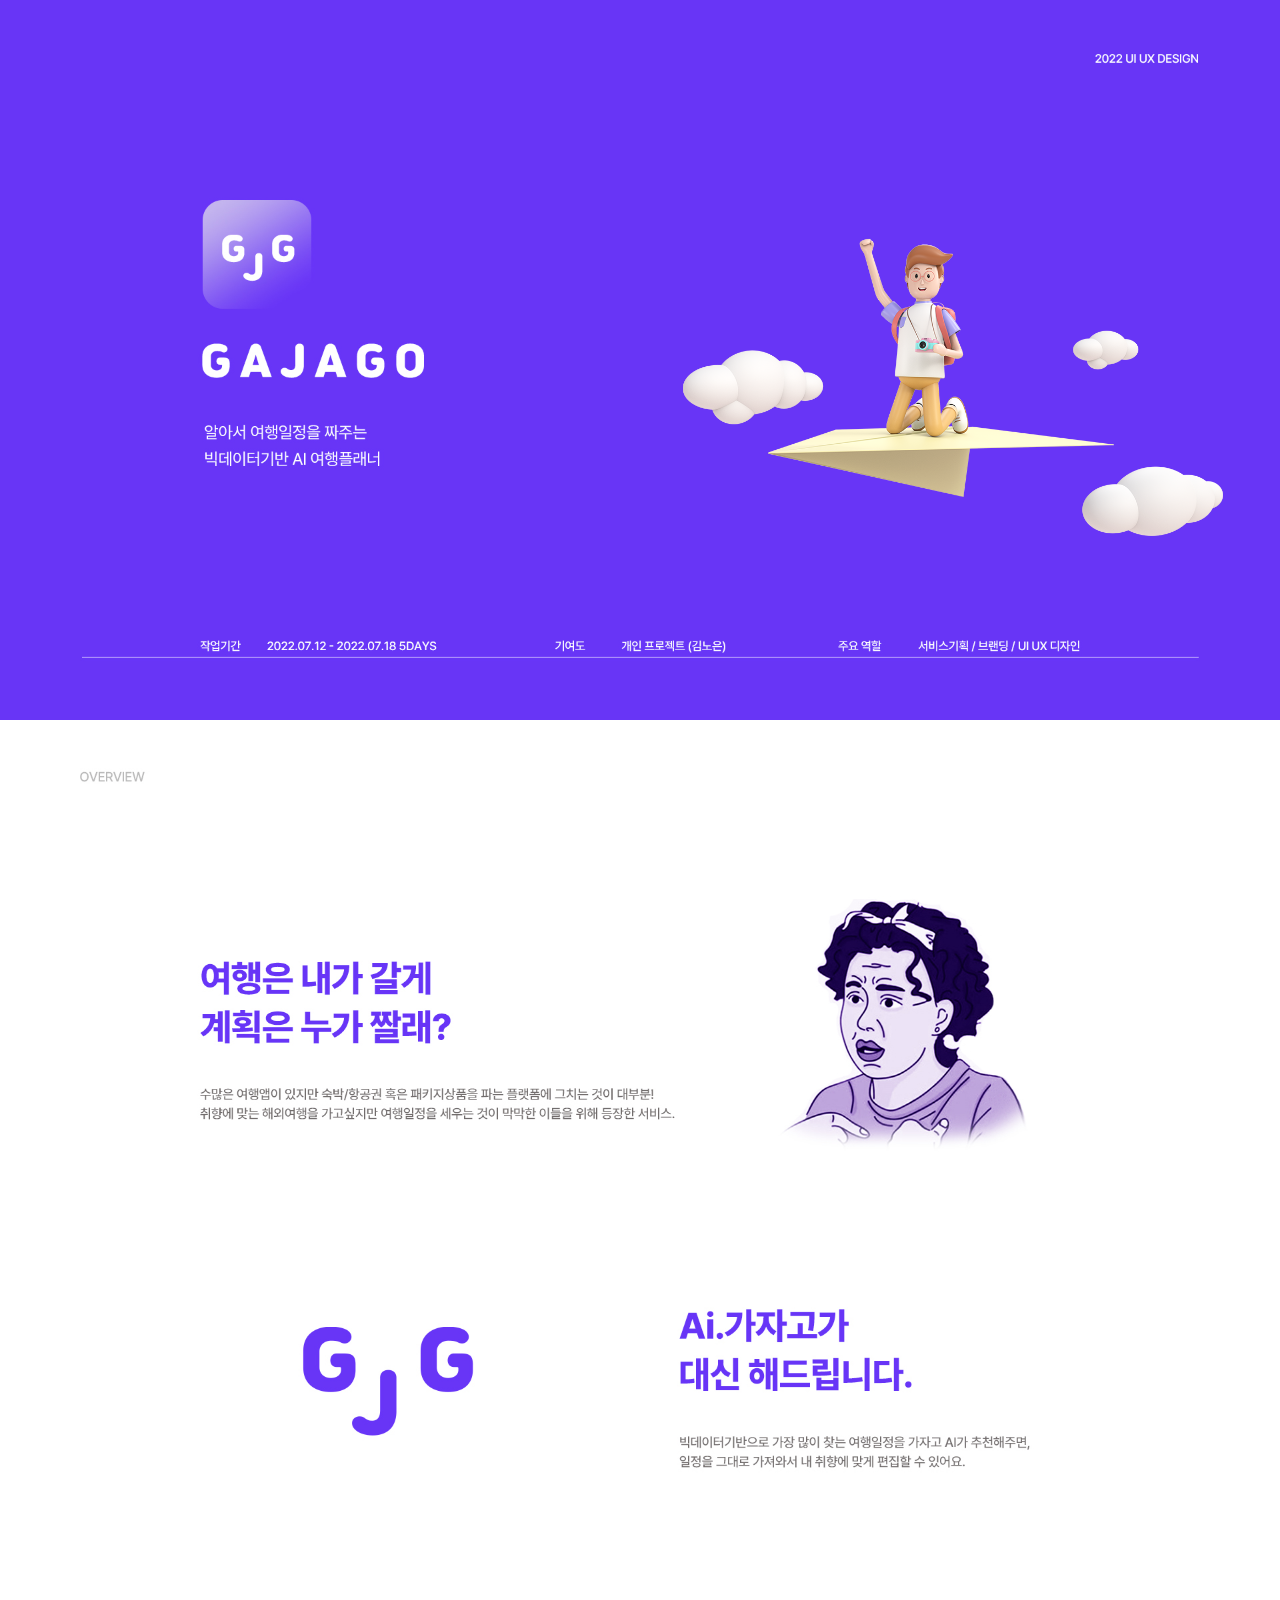
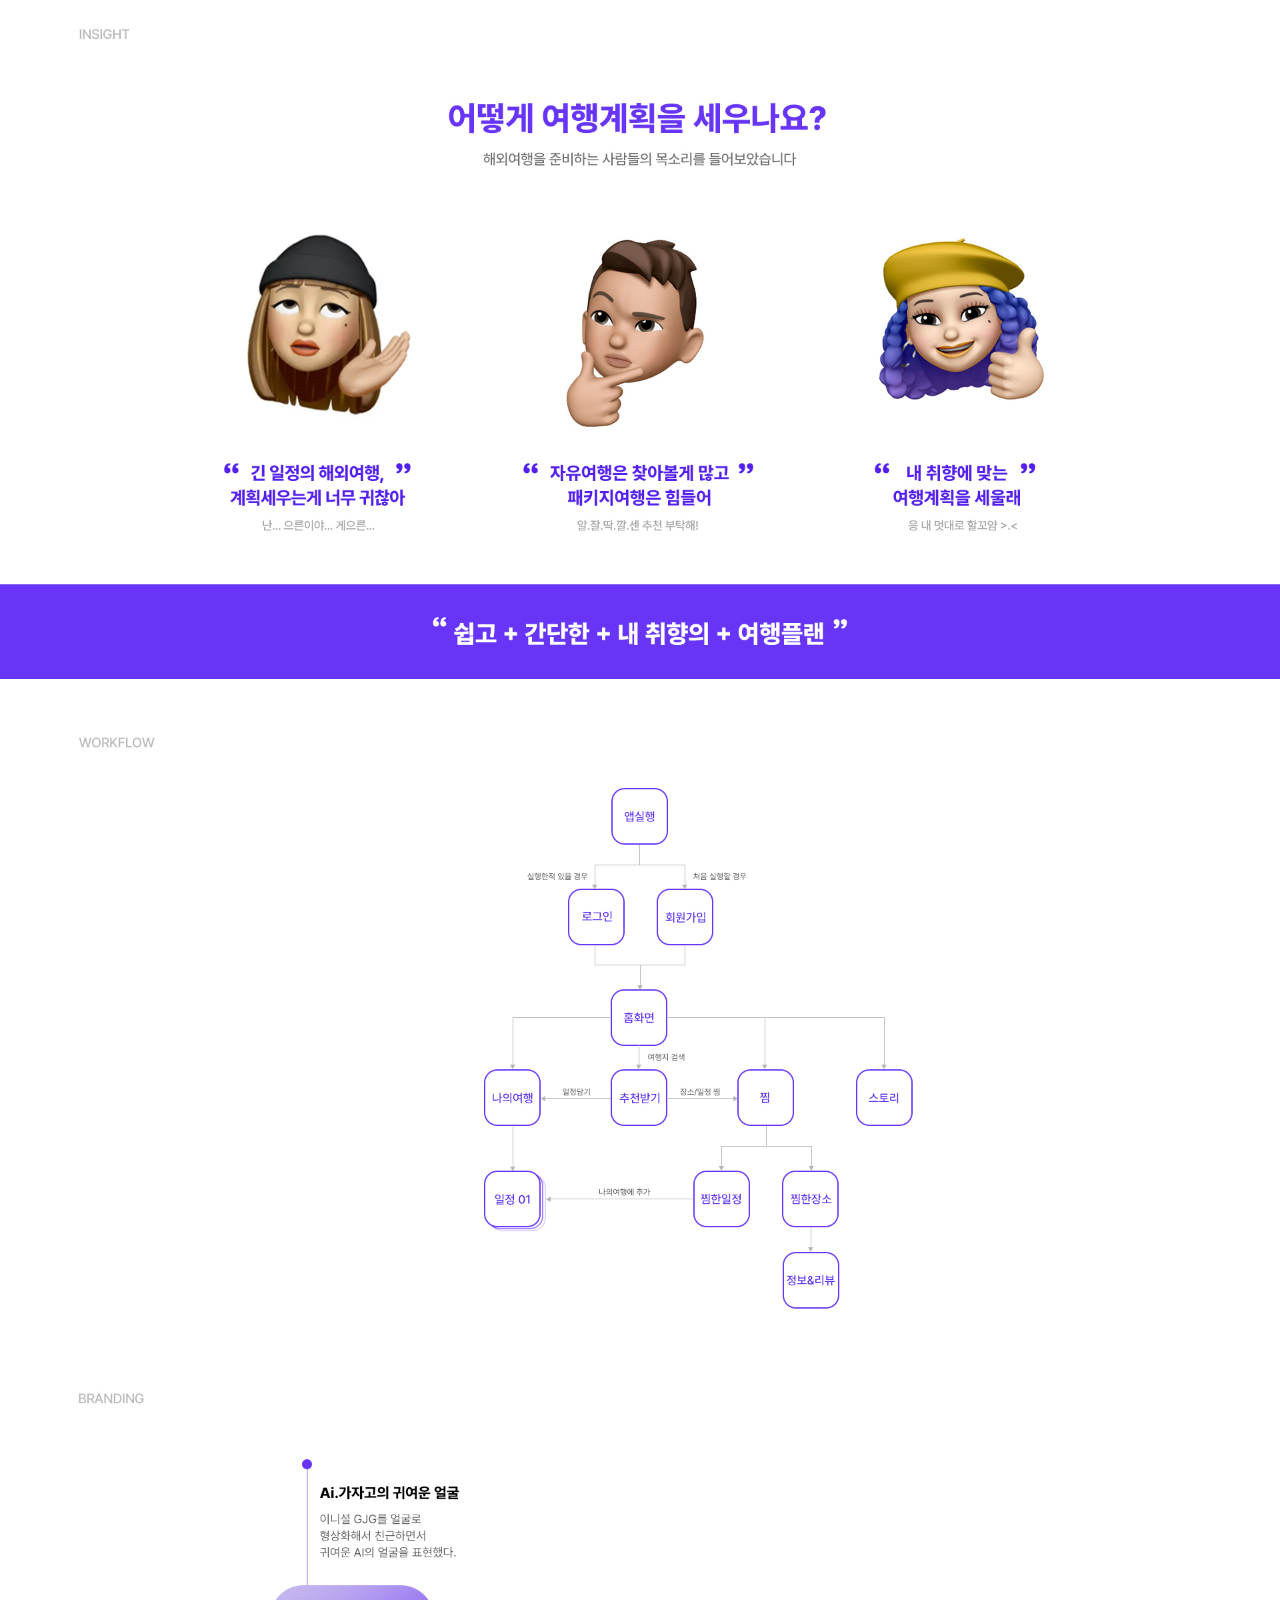
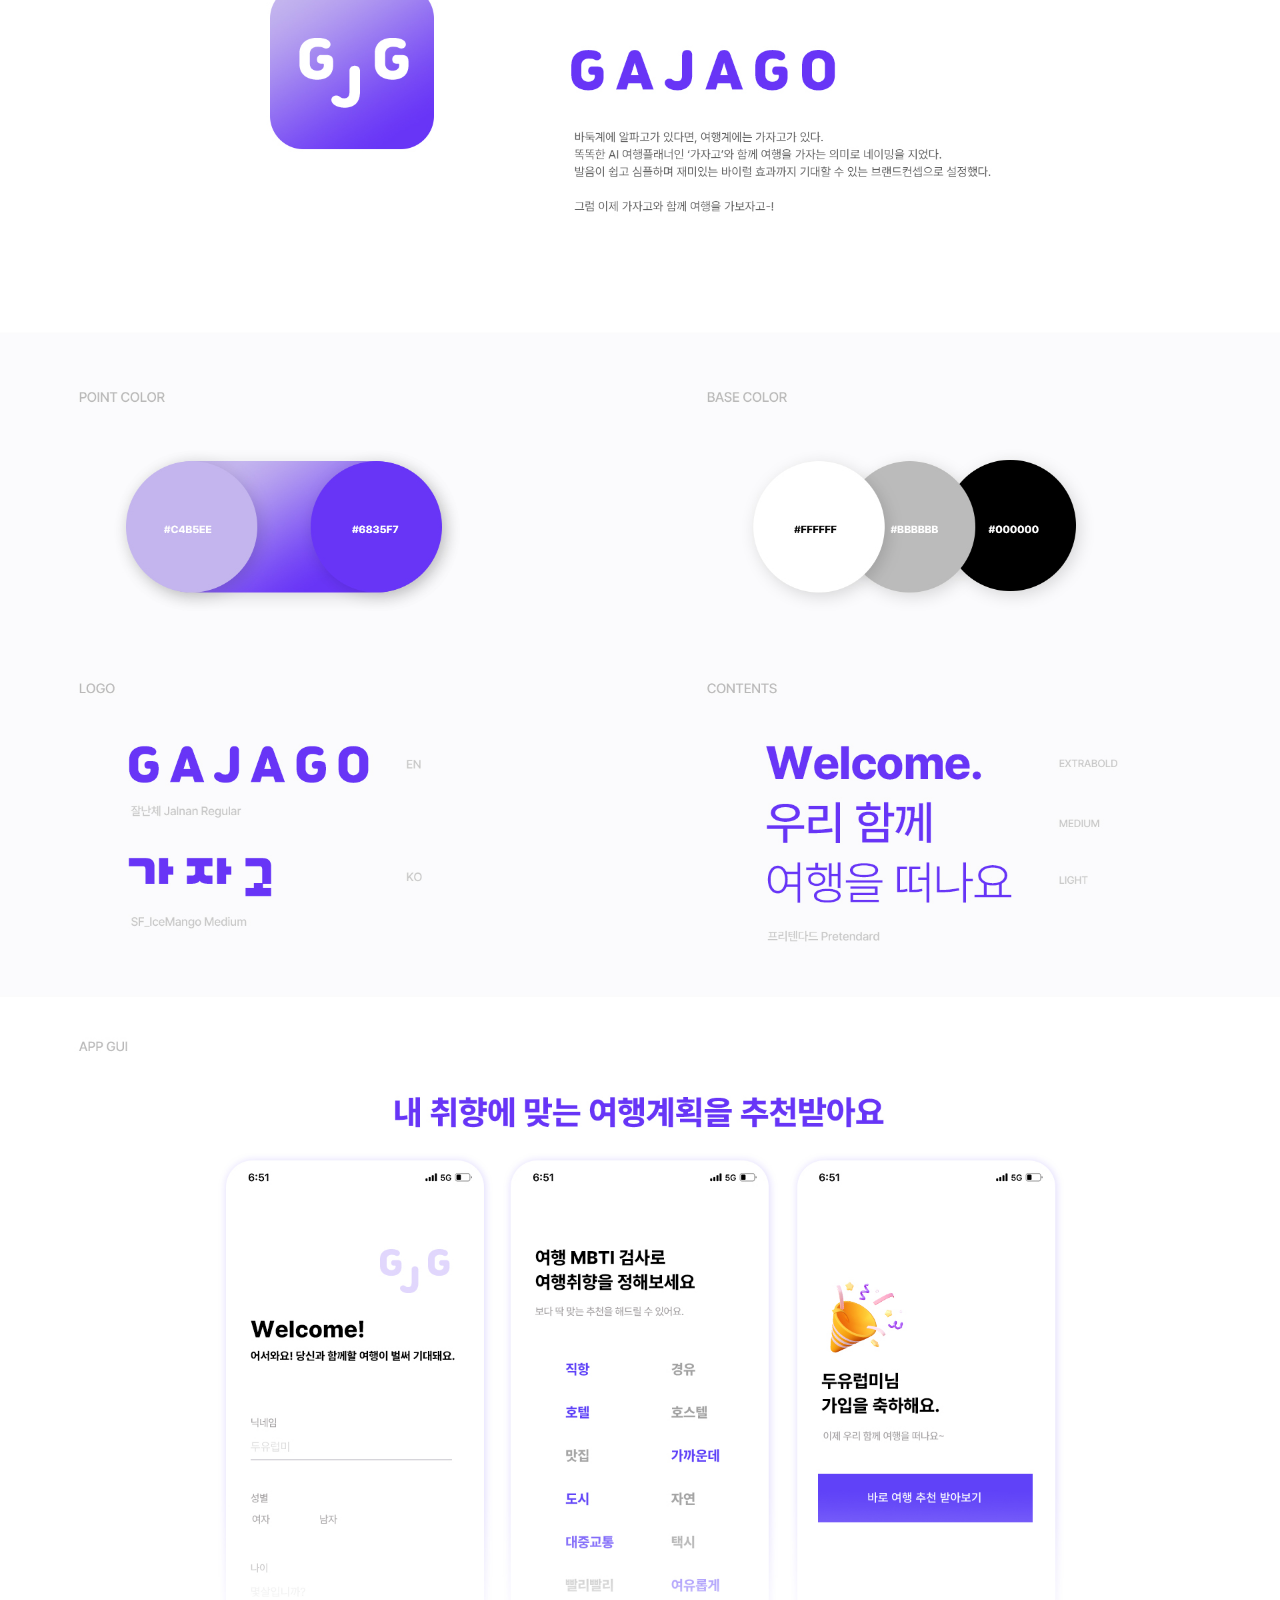
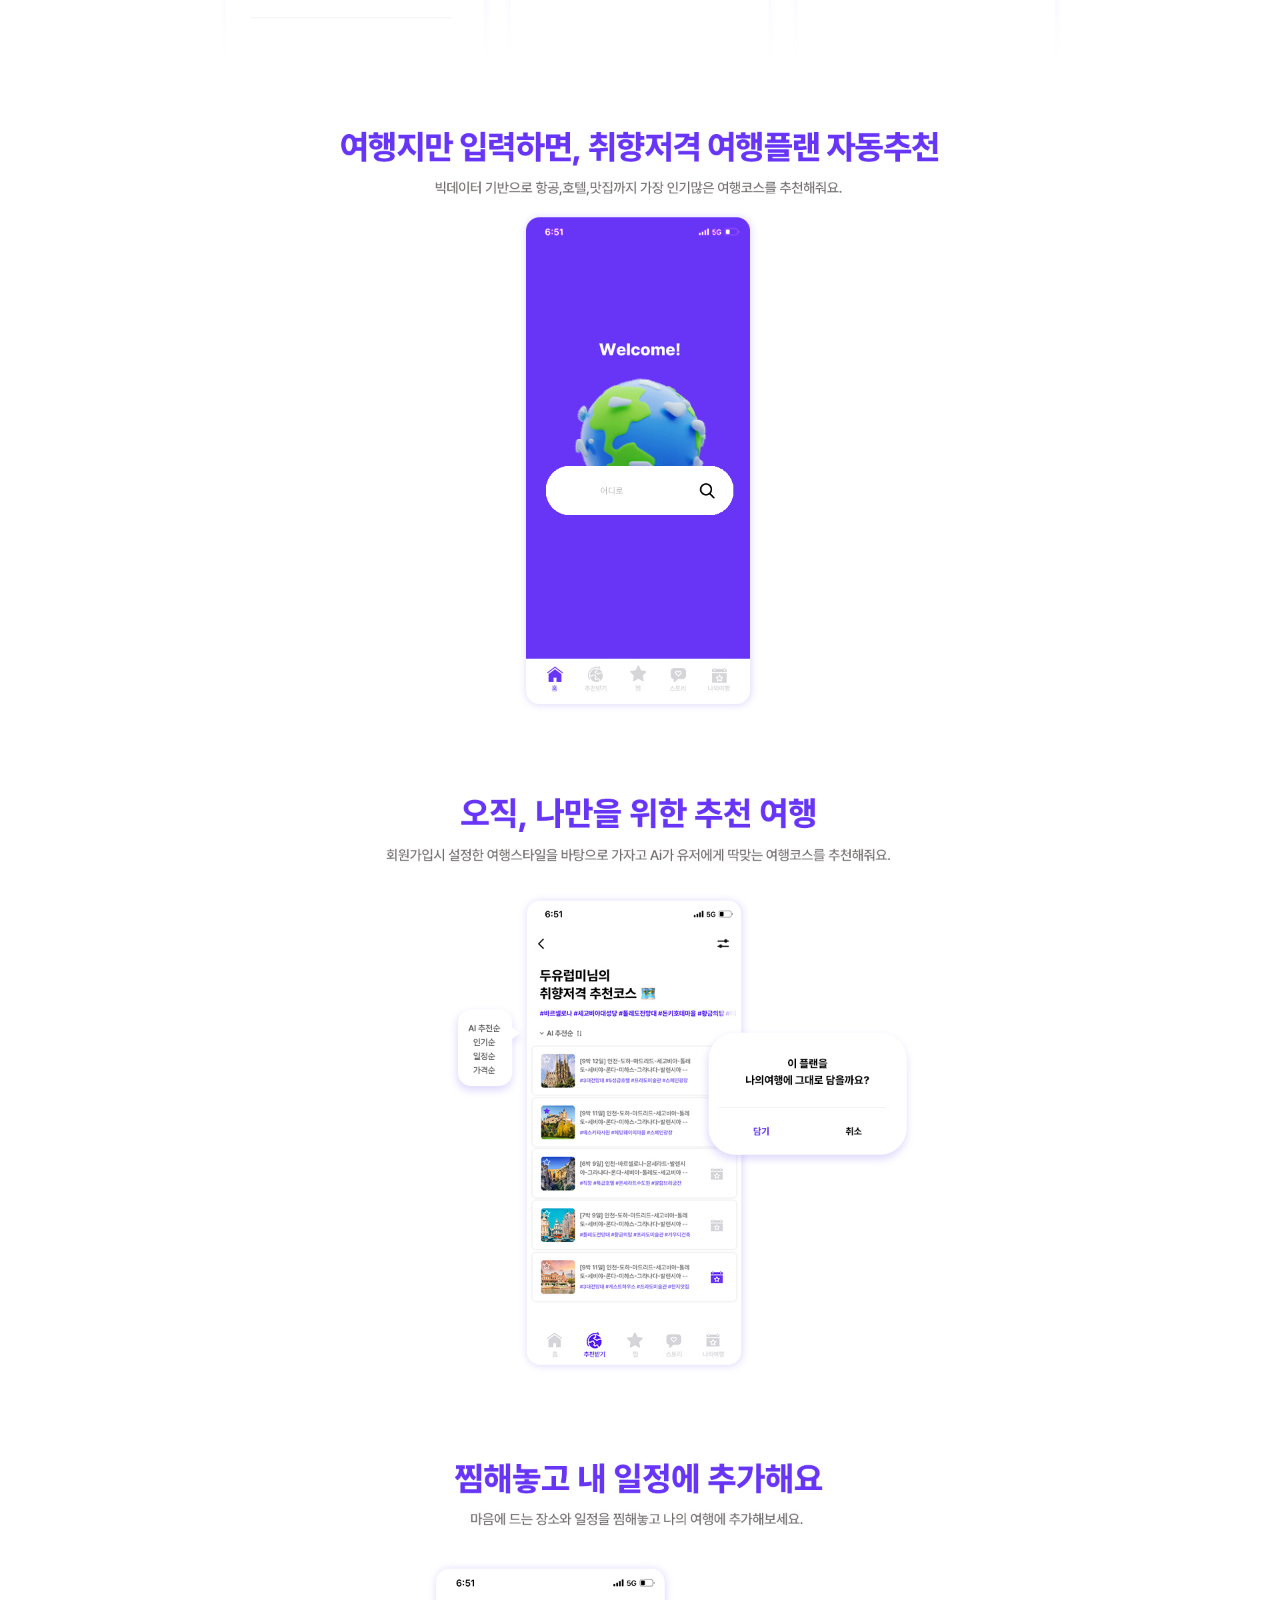
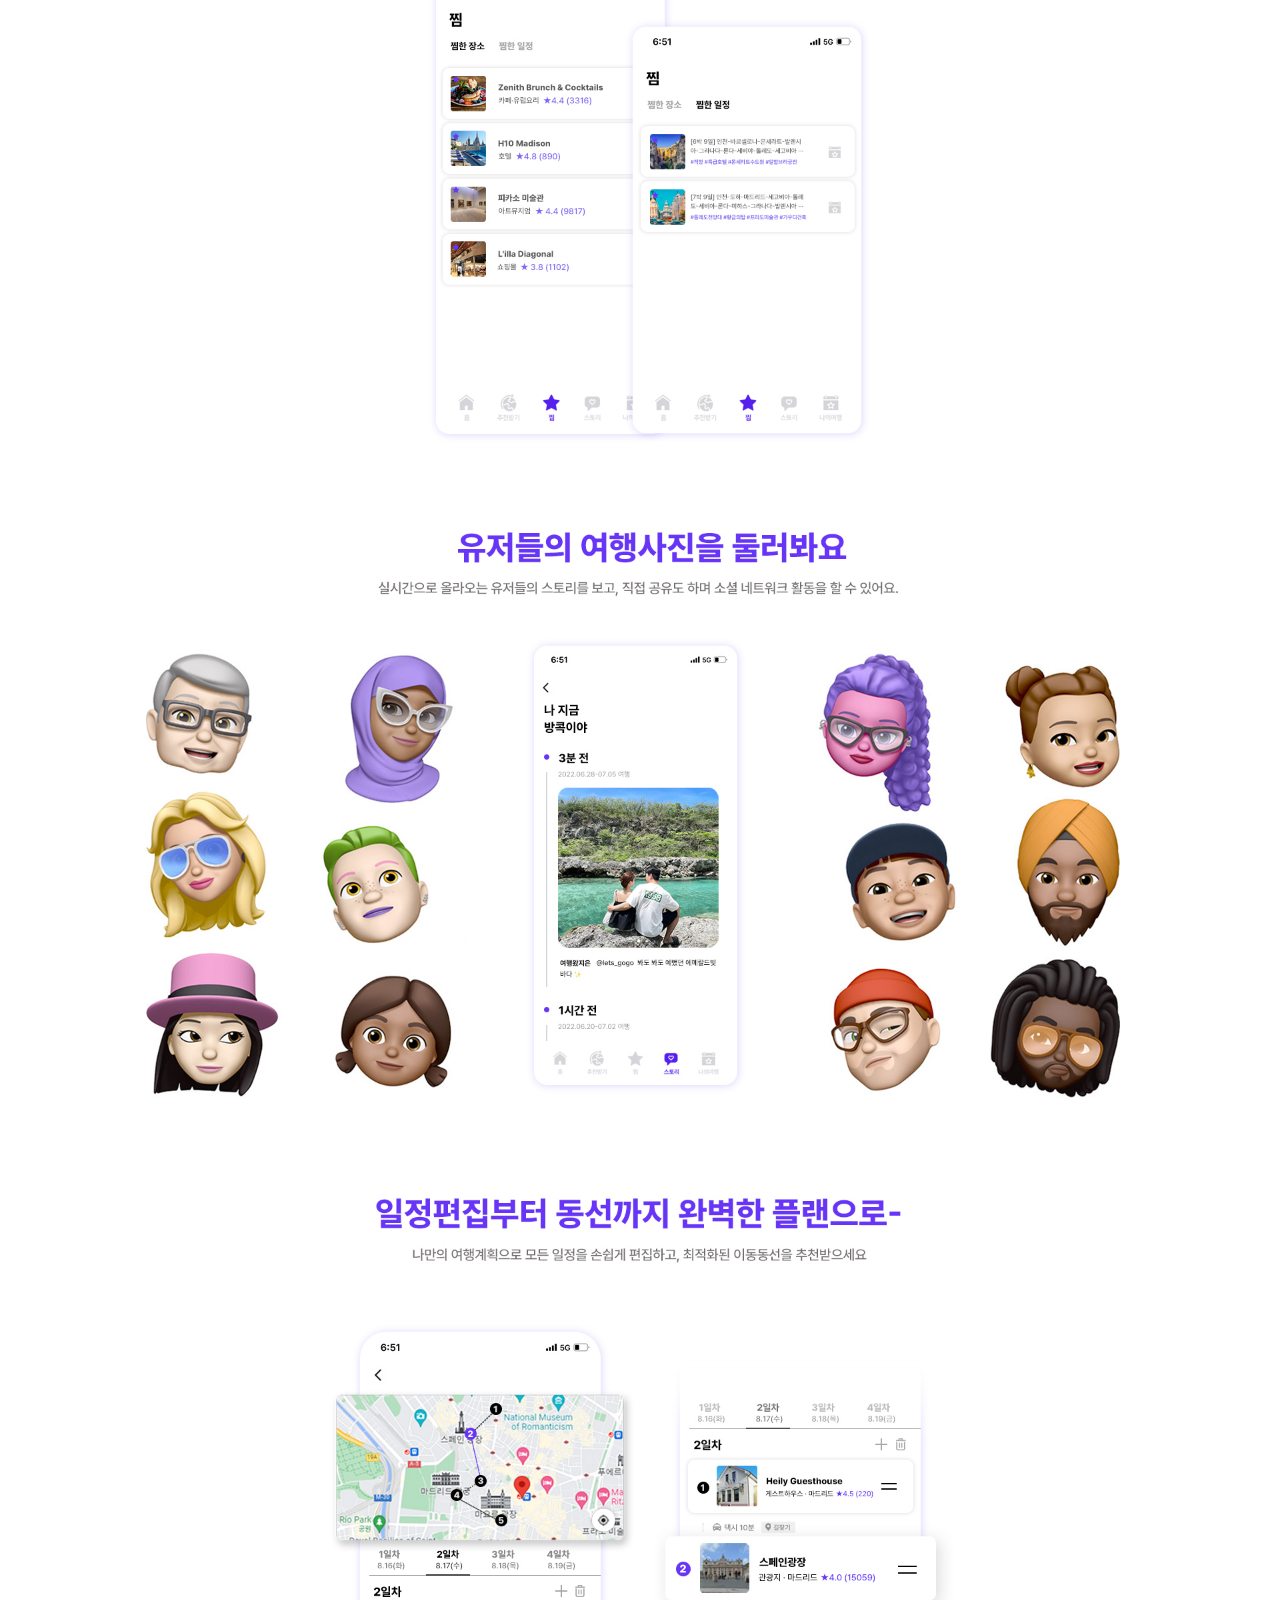
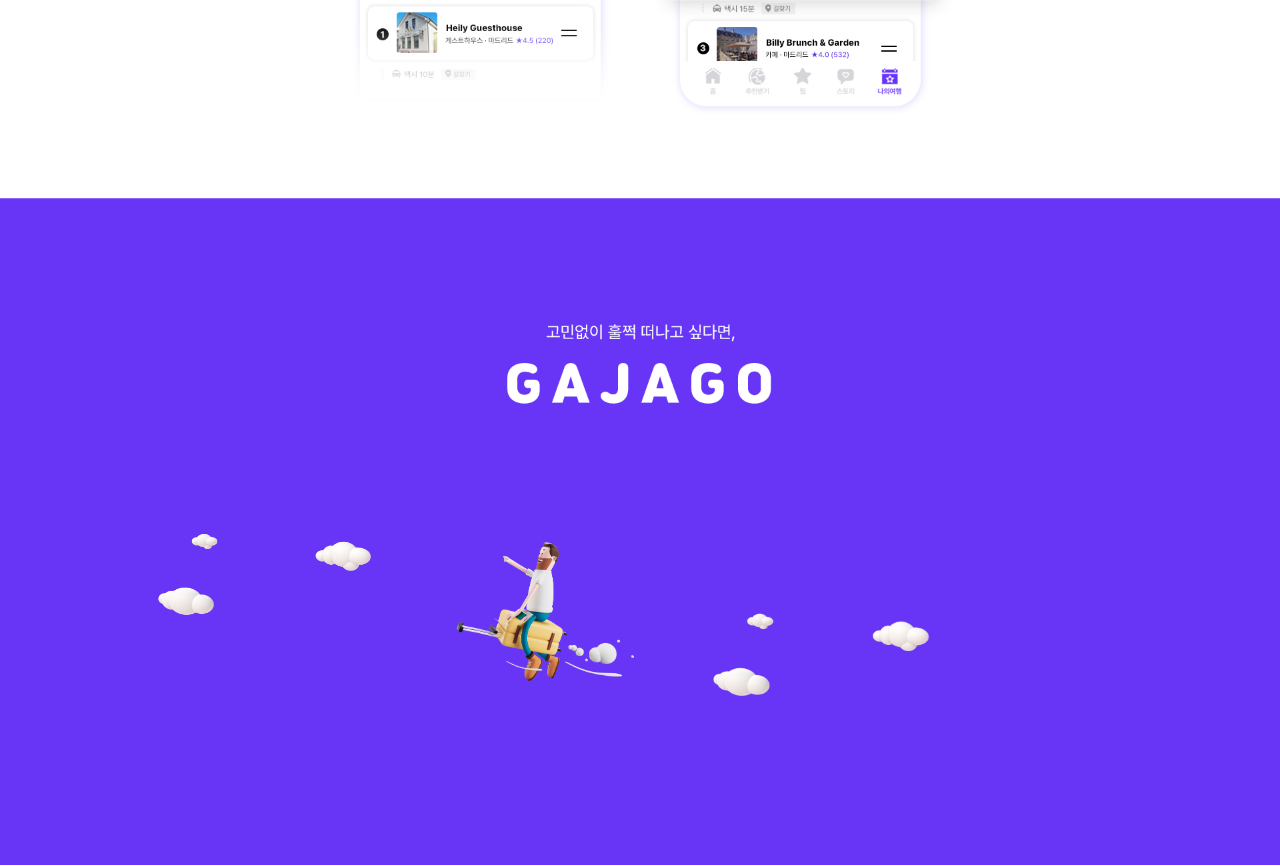
<file: gajago/index.html>
<!DOCTYPE html>
<html lang="ko">

<head>
    <meta charset="UTF-8">
    <meta http-equiv="X-UA-Compatible" content="IE=edge">
    <meta name="viewport" content="width=device-width, initial-scale=1.0">
    <title>GAJAGO 가자고</title>
    <style>
        * {
            margin: 0;
            padding: 0;
        }
        img {
            vertical-align: text-bottom;
            width: 100%;
            height: auto;
        }
        .main{
            position: absolute;
            top: 25%;
            right: 13%;
            width: 27%;
            animation-name: main;
            animation-duration: 3s;
            animation-timing-function: linear;
            animation-iteration-count: infinite;
        }
        @keyframes main{
            0%{
                transform: translateY(0);
            }
            50%{
                transform: translateY(-3%);
            }
            100%{
                transform: translateY(0);
            }
        }
        .maincloud{
            position: absolute;
            top: 34%;
            right: 3%;
            width: 45%;
            animation-name: cloud;
            animation-duration: 3s;
            animation-timing-function: linear;
            animation-iteration-count: infinite;
        }
        @keyframes cloud{
            0%{
                transform: translateX(0);
            }
            50%{
                transform: translateX(-3%);
            }
            100%{
                transform: translateX(0);
            }
        }
        .bottom {
            position: relative;
        }

        .earth {
            position: absolute;
            top: 7%;
            left: 50%;
            transform: translateX(-50%);
            width: 15%;
        }

        .search {
            position: absolute;
            top: 10%;
            left: 50%;
            transform: translateX(-50%);
            width: 15%;
        }
        .end{
            position: absolute;
            bottom:4%;
            left: 42%;
            transform: translateX(-50%);
            width: 15%;
            animation-name: main;
            animation-duration: 3s;
            animation-timing-function: linear;
            animation-iteration-count: infinite;
        }
        .endcloud{
            position: absolute;
            transform: translateX(-50%);
            animation-name: cloud;
            animation-duration: 3s;
            animation-timing-function: linear;
            animation-iteration-count: infinite;
        }
        .c1{
            width: 18%;
            bottom:6%;
            left: 20%;
        }
        .c2{
            width: 20%;
            bottom:4%;
            right: 16%;
        }
    </style>
</head>

<body>
    <img src="img/gajago_01.jpg">
    <img src="img/main1.png" class="main">
    <img src="img/main_cloud.png" class="maincloud">
    <img src="img/gajago_02.jpg">
    <div class="bottom">
        <img src="img/gajago_bottom_01.jpg">
        <img src="img/earth.gif" class="earth">
        <img src="img/어디로떠나실건가요.gif" class="search">
        <img src="img/gajago_bottom_02.jpg">
        <img src="img/end1.png" class="end">
        <img src="img/end_cloud_1.png" class="endcloud c1">
        <img src="img/end_cloud_2.png" class="endcloud c2">
    </div>
</body>

</html>
</file>
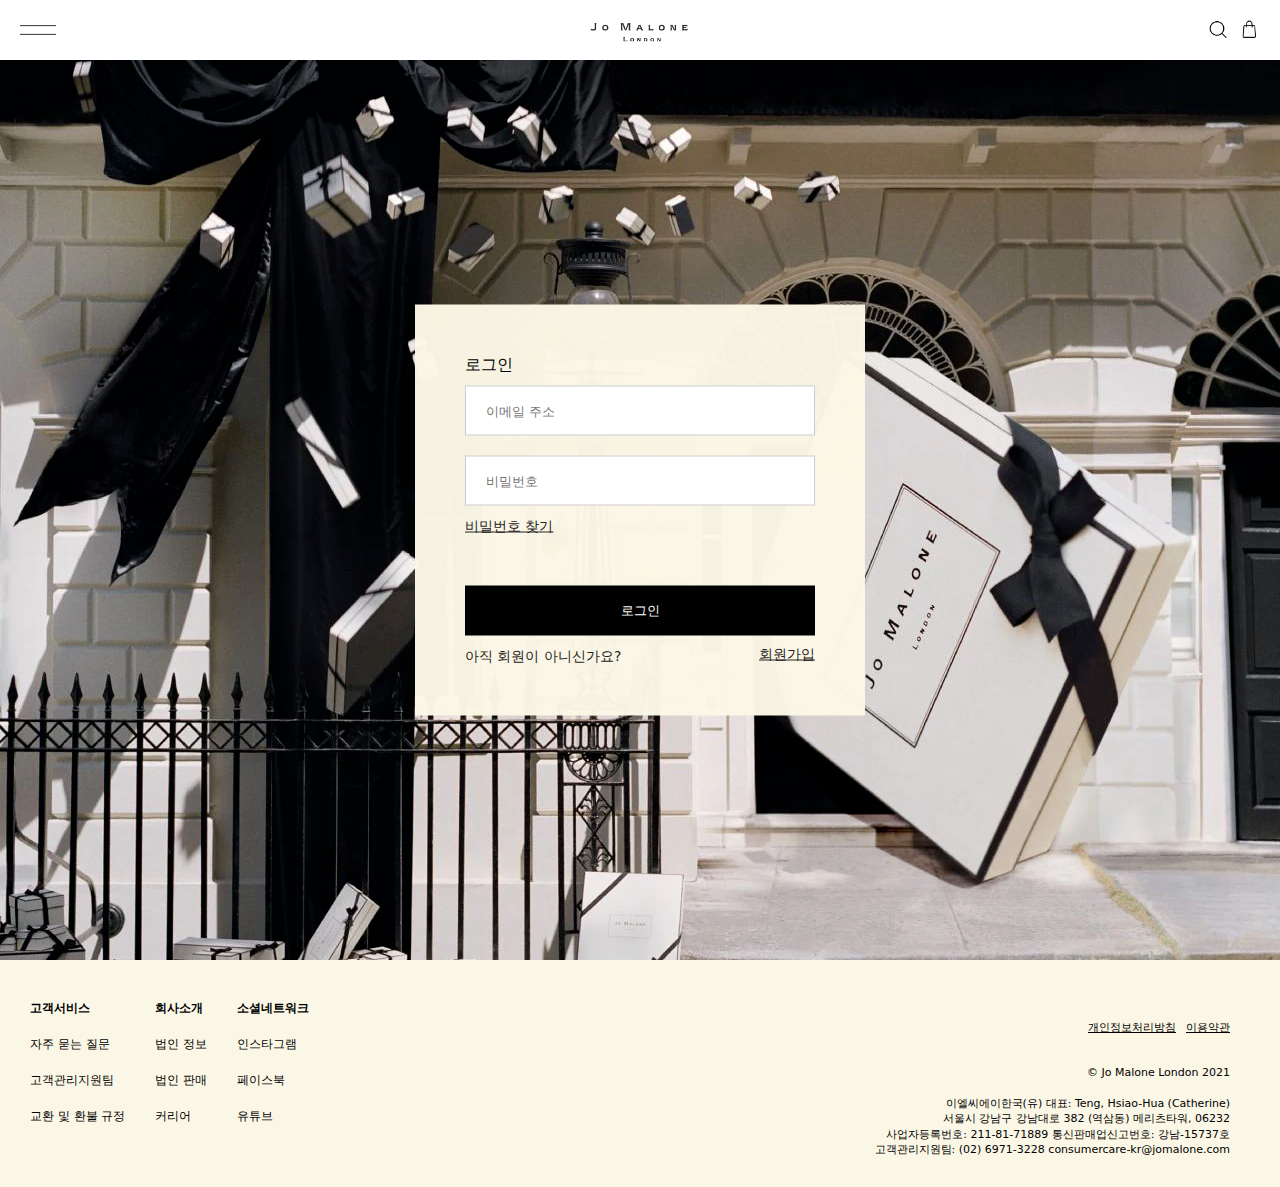
<file: jomalone/login.html>
<!DOCTYPE html>
<html lang="ko">
<head>
    <meta charset="UTF-8">
    <meta http-equiv="X-UA-Compatible" content="IE=edge">
    <meta name="viewport" content="width=device-width, initial-scale=1.0">
    <title>조말론 런던 온라인 부티크</title>
    <link rel="stylesheet" href="css/base.css">
    <link rel="stylesheet" href="css/login.css">
    <link href="https://unpkg.com/aos@2.3.1/dist/aos.css" rel="stylesheet">
    <script src="js/jquery-3.6.0.min.js"></script>
    <script src="https://unpkg.com/aos@2.3.1/dist/aos.js"></script>
    <script src="js/login.js"></script>
</head>

<body>
    <div id="wrap">
        <header>
            <h1 class="logo"><a href="index.html"><img src="img/logo.png"></a></h1>
            <div class="gnb_pc">
                <div class="depth1 clear">
                    <h2><a href="#">SHOP</a></h2>
                    <ul class="depth2">
                        <li>
                            <h3><a href="#">신제품</a></h3>
                            <ul class="depth3 new">
                                <li>
                                    <a href="#"><img src="img/sub_01.jpg"></a>
                                    <a href="#"><strong>2022 썸머 스페셜 에디션</strong></a>
                                </li>
                                <li>
                                    <a href="#"><img src="img/sub_02.jpg"></a>
                                    <a href="#"><strong>클로드 모네 리미티드 컬렉션</strong></a>
                                </li>
                            </ul><!-- depth3 -->
                        </li><!-- 신제품 -->
                        <li>
                            <h3><a href="#">베스트셀러</a></h3>
                            <ul class="depth3 best">
                                <li>
                                    <a href="#"></a>
                                    <a href="#"><strong>코롱 베스트셀러</strong></a>
                                    <a href="#">블랙베리 앤 베이 코롱</a>
                                    <a href="#">잉글리쉬 페어 앤 프리지아 코롱</a>
                                    <a href="#">우드 세이지 앤 씨솔트 코롱</a>
                                    <a href="#">다크 앰버 앤 진저 릴리 코롱 인텐스</a>
                                    <a href="#">머르 앤 통카 코롱 인텐스</a>
                                </li>
                                <li>
                                    <a href="#"></a>
                                    <a href="#"><strong>배스 & 바디 베스트셀러</strong></a>
                                    <a href="#">잉글리쉬 페어 앤 프리지아 핸드크림</a>
                                    <a href="#">라임 바질 앤 만다린 핸드크림</a>
                                    <a href="#">잉글리쉬 페어 앤 프리지아 바디크림</a>
                                    <a href="#">비타민 E립 컨디셔너</a>
                                    <a href="#">라임 바질 앤 만다린 샴푸</a>
                                </li>
                                <li>
                                    <a href="#"></a>
                                    <a href="#"><strong>홈 프레그런스 베스트셀러</strong></a>
                                    <a href="#">라임 바질 앤 만다린 센트 써라운드 디퓨저</a>
                                    <a href="#">블랙베리 앤 베이 홈 캔들</a>
                                    <a href="#">카 디퓨저 하우스</a>
                                    <a href="#">라임 바질 앤 만다린 카 디퓨저</a>
                                </li>
                            </ul><!-- depth3 -->
                        </li><!-- 베스트셀러 -->
                        <li>
                            <h3><a href="#">센트</a></h3>
                            <ul class="depth3 scent">
                                <li>
                                    <a href="#"></a>
                                    <a href="#"><strong>시트러스</strong></a>
                                    <a href="#">라임 바질 앤 만다린</a>
                                    <a href="#">그레이프프루트</a>
                                    <a href="#">얼 그레이 앤 큐컴버</a>
                                    <a href="#">바질 앤 네롤리</a>
                                    <a href="#">버네나스 오브 프로방스</a>
                                </li>
                                <li>
                                    <a href="#"></a>
                                    <a href="#"><strong>프루티</strong></a>
                                    <a href="#">잉글리쉬 페어 앤 프리지아</a>
                                    <a href="#">블랙베리 앤 베이</a>
                                    <a href="#">넥타린 블로썸 앤 허니</a>
                                </li>
                                <li>
                                    <a href="#"></a>
                                    <a href="#"><strong>라이트 플로랄</strong></a>
                                    <a href="#">피그 앤 로터스 플라워</a>
                                    <a href="#">와일드 블루벨</a>
                                    <a href="#">레드 로즈</a>
                                    <a href="#">포피 앤 바알리</a>
                                    <a href="#">화이트 자스민 앤 민트</a>
                                </li>
                                <li>
                                    <a href="#"></a>
                                    <a href="#"><strong>플로랄</strong></a>
                                    <a href="#">피오니 앤 블러쉬 스웨이드</a>
                                    <a href="#">오렌지 블로썸</a>
                                    <a href="#">허니서클 앤 다바나</a>
                                    <a href="#">미모사 앤 카다멈</a>
                                    <a href="#">벨벳 로즈 앤 오드</a>
                                    <a href="#">자스민 삼박 앤 메리골드</a>
                                    <a href="#">튜버로즈 앤 안젤리카</a>
                                    <a href="#">바이올렛 앤 앰버</a>
                                    <a href="#">가드니아 앤 오드</a>
                                    <a href="#">블루 아가바 앤 카카오</a>
                                    <a href="#">스칼렛 포피</a>
                                </li>
                                <li>
                                    <a href="#"></a>
                                    <a href="#"><strong>스파이시</strong></a>
                                    <a href="#">앰버 앤 라벤더</a>
                                    <a href="#">잉글리쉬 오크 앤 헤이즐넛</a>
                                    <a href="#">바닐라 앤 아니스</a>
                                    <a href="#">너트맥 앤 진저</a>
                                </li>
                                <li>
                                    <a href="#"></a>
                                    <a href="#"><strong>우디</strong></a>
                                    <a href="#">우드 세이지 앤 씨 솔트</a>
                                    <a href="#">포머그래니트 누와</a>
                                    <a href="#">와일드 피그 앤 카시스</a>
                                    <a href="#">154</a>
                                    <a href="#">사이프러스 앤 그레이프바인</a>
                                    <a href="#">버르 앤 통카</a>
                                    <a href="#">오드 앤 베르가못</a>
                                    <a href="#">다크 앰버 앤 진저 릴리</a>
                                    <a href="#">브론즈 우드 앤 레더</a>
                                </li>
                            </ul><!-- depth3 -->
                        </li><!-- 센트 -->
                        <li>
                            <h3><a href="#">코롱</a></h3>
                            <ul class="depth3 colongne">
                                <li>
                                    <a href="#"><img src="img/cologne.png"></a>
                                    <a href="#"><strong>코롱</strong></a>
                                    <a href="#">코롱</a>
                                    <a href="#">솔리드 센트</a>
                                </li>
                                <li>
                                    <a href="#"><img src="img/size.png"></a>
                                    <a href="#"><strong>사이즈</strong></a>
                                    <a href="#">100ml</a>
                                    <a href="#">50ml</a>
                                    <a href="#">30ml</a>
                                </li>
                                <li>
                                    <a href="#"><img src="img/collection.png"></a>
                                    <a href="#"><strong>컬렉션</strong></a>
                                    <a href="#">아카이브 컬렉션</a>
                                    <a href="#">앱솔뤼</a>
                                    <a href="#">코롱 인텐스</a>
                                </li>
                                <li>
                                    <a href="#"><img src="img/scentfinder.png"></a>
                                    <a href="#"><strong>센트 패밀리</strong></a>
                                    <a href="#">시트러스</a>
                                    <a href="#">프루티</a>
                                    <a href="#">라이트 플로랄</a>
                                    <a href="#">플로랄</a>
                                    <a href="#">스파이시</a>
                                    <a href="#">우디</a>
                                </li>
                            </ul><!-- depth3 -->
                        </li><!-- 코롱 -->
                        <li>
                            <h3><a href="#">배스 앤 바디</a></h3>
                            <ul class="depth3 bath">
                                <li>
                                    <a href="#"><img src="img/bath1.png"></a>
                                    <a href="#"><strong>배스 앤 샤워</strong></a>
                                    <a href="#">바디 앤 핸드워시</a>
                                    <a href="#">바디 스크럽</a>
                                    <a href="#">샤워 젤</a>
                                    <a href="#">샤워 오일</a>
                                    <a href="#">헤어케어</a>
                                    <a href="#">솝</a>
                                    <a href="#">배스 오일</a>
                                    <a href="#">샤워 크림</a>
                                </li>
                                <li>
                                    <a href="#"><img src="img/bath2.png"></a>
                                    <a href="#"><strong>바디 케어</strong></a>
                                    <a href="#">바디 크림</a>
                                    <a href="#">바디 앤 핸드로션</a>
                                    <a href="#">비타민 E컬렉션</a>
                                    <a href="#">바디 스크럽</a>
                                    <a href="#">드라이 바디 오일</a>
                                    <a href="#">핸드 크림</a>
                                    <a href="#">헤어 미스트</a>
                                </li>
                                <li>
                                    <a href="#"><img src="img/bath3.png"></a>
                                    <a href="#"><strong>페이스 케어</strong></a>
                                    <a href="#">립 케어</a>
                                </li>
                            </ul><!-- depth3 -->
                        </li><!-- 배스앤바디 -->
                        <li>
                            <h3><a href="#">홈 프레그런스</a></h3>
                            <ul class="depth3 home">
                                <li>
                                    <a href="#"><img src="img/candlemenu.png"></a>
                                    <a href="#"><strong>캔들</strong></a>
                                    <a href="#">여행용 캔들</a>
                                    <a href="#">홈 캔들</a>
                                    <a href="#">디럭스 캔들</a>
                                    <a href="#">럭셔리 캔들</a>
                                    <a href="#">프레그런스 레이어드 캔들</a>
                                    <a href="#">타운하우스 캔들</a>
                                </li>
                                <li>
                                    <a href="#"><img src="img/diffuser.png"></a>
                                    <a href="#"><strong>디퓨저</strong></a>
                                    <a href="#">센트 써라운드 디퓨저</a>
                                    <a href="#">센트 투 고</a>
                                    <a href="#">카 디퓨저</a>
                                    <a href="#">타운 하우스 디퓨저</a>
                                </li>
                                <li>
                                    <a href="#"><img src="img/acc.png"></a>
                                    <a href="#"><strong>악세서리</strong></a>
                                    <a href="#">윅 트리머</a>
                                    <a href="#">데이지 칙스</a>
                                    <a href="#">업사이즈 다운 로즈 리드</a>
                                </li>
                            </ul><!-- depth3 -->
                        </li><!-- 홈프래그런스 -->
                        <li>
                            <h3><a href="#">맨즈</a></h3>
                            <ul class="depth3 mens">
                                <li>
                                    <a href="#"></a>
                                    <a href="#"><strong>코롱</strong></a>
                                    <a href="#">맨즈 에디션</a>
                                </li>
                                <li>
                                    <a href="#"></a>
                                    <a href="#"><strong>그루밍</strong></a>
                                    <a href="#">바디 앤 핸드워시</a>
                                    <a href="#">바디 앤 핸드로션</a>
                                    <a href="#">샤워 젤</a>
                                </li>
                                <li>
                                    <a href="#"></a>
                                    <a href="#"><strong>홈 프레그런스</strong></a>
                                    <a href="#">그를 위한 홈 프레그런스</a>
                                </li>
                            </ul><!-- depth3 -->
                        </li><!-- 맨즈 -->
                    </ul><!-- depth2 -->
                </div><!-- depth1 -->
                <div class="depth1">
                    <h2><a href="#">GIFT</a></h2>
                    <ul class="depth2 gift">
                        <li>
                            <a href="#" class="image"><img src="img/sub_03.jpg"></a>
                            <a href="#"><strong>선물</strong></a>
                            <a href="#">기프트 파인더</a>
                            <a href="#">센트 파인더</a>
                        </li>
                        <li>
                            <a href="#" class="image"><img src="img/sub_04.jpg"></a>
                            <a href="#"><strong>퍼스널라이제이션</strong></a>
                            <a href="#">컬러 캡</a>
                        </li>
                    </ul><!-- depth2 -->
                </div><!-- depth1 -->
                <div class="depth1">
                    <h2><a href="#">JO MALONE LONDON HOUSE</a></h2>
                    <ul class="depth2 brand">
                        <li>
                            <a href="#" class="image"><img src="img/sub_05.jpg"></a>
                            <a href="#"><strong>브리티시 헤리티지</strong></a>
                        </li>
                        <li>
                            <a href="#" class="image"><img src="img/sub_06.jpg"></a>
                            <a href="#"><strong>완벽한 선물</strong></a>
                        </li>
                    </ul><!-- depth2 -->
                </div><!-- depth1 -->
            </div><!-- gnb_pc -->
            <div class="openM">
                <a href="#"><img src="img/openm.png"></a>
            </div>
            <div class="gnb_mob">
                <div class="depth1">
                    <h2><a href="#">SHOP</a></h2>
                    <ul class="depth2">
                        <li>
                            <h3><a href="#">신제품</a></h3>
                            <ul class="depth3">
                                <li>
                                    <a href="#"><img src="img/sub_01.jpg"></a>
                                    <a href="#"><strong>2022 썸머 스페셜 에디션</strong></a>
                                </li>
                                <li>
                                    <a href="#"><img src="img/sub_02.jpg"></a>
                                    <a href="#"><strong>클로드 모네 리미티드 컬렉션</strong></a>
                                </li>
                            </ul><!-- depth3 -->
                        </li><!-- 신제품 -->
                        <li>
                            <h3><a href="#">베스트셀러</a></h3>
                            <ul class="depth3">
                                <li>
                                    <a href="#"><strong>코롱 베스트셀러</strong></a>
                                    <a href="#">블랙베리 앤 베이 코롱</a>
                                    <a href="#">잉글리쉬 페어 앤 프리지아 코롱</a>
                                    <a href="#">우드 세이지 앤 씨솔트 코롱</a>
                                    <a href="#">다크 앰버 앤 진저 릴리 코롱 인텐스</a>
                                    <a href="#">머르 앤 통카 코롱 인텐스</a>
                                </li>
                                <li>
                                    <a href="#"><strong>배스 & 바디 베스트셀러</strong></a>
                                    <a href="#">잉글리쉬 페어 앤 프리지아 핸드크림</a>
                                    <a href="#">라임 바질 앤 만다린 핸드크림</a>
                                    <a href="#">잉글리쉬 페어 앤 프리지아 바디크림</a>
                                    <a href="#">비타민 E립 컨디셔너</a>
                                    <a href="#">라임 바질 앤 만다린 샴푸</a>
                                </li>
                                <li>
                                    <a href="#"><strong>홈 프레그런스 베스트셀러</strong></a>
                                    <a href="#">라임 바질 앤 만다린 센트 써라운드 디퓨저</a>
                                    <a href="#">블랙베리 앤 베이 홈 캔들</a>
                                    <a href="#">카 디퓨저 하우스</a>
                                    <a href="#">라임 바질 앤 만다린 카 디퓨저</a>
                                </li>
                            </ul><!-- depth3 -->
                        </li><!-- 베스트셀러 -->
                        <li>
                            <h3><a href="#">센트</a></h3>
                            <ul class="depth3">
                                <li>
                                    <a href="#"><strong>시트러스</strong></a>
                                    <a href="#">라임 바질 앤 만다린</a>
                                    <a href="#">그레이프프루트</a>
                                    <a href="#">얼 그레이 앤 큐컴버</a>
                                    <a href="#">바질 앤 네롤리</a>
                                    <a href="#">버네나스 오브 프로방스</a>
                                </li>
                                <li>
                                    <a href="#"><strong>프루티</strong></a>
                                    <a href="#">잉글리쉬 페어 앤 프리지아</a>
                                    <a href="#">블랙베리 앤 베이</a>
                                    <a href="#">넥타린 블로썸 앤 허니</a>
                                </li>
                                <li>
                                    <a href="#"><strong>라이트 플로랄</strong></a>
                                    <a href="#">피그 앤 로터스 플라워</a>
                                    <a href="#">와일드 블루벨</a>
                                    <a href="#">레드 로즈</a>
                                    <a href="#">포피 앤 바알리</a>
                                    <a href="#">화이트 자스민 앤 민트</a>
                                </li>
                                <li>
                                    <a href="#"><strong>플로랄</strong></a>
                                    <a href="#">피오니 앤 블러쉬 스웨이드</a>
                                    <a href="#">오렌지 블로썸</a>
                                    <a href="#">허니서클 앤 다바나</a>
                                    <a href="#">미모사 앤 카다멈</a>
                                    <a href="#">벨벳 로즈 앤 오드</a>
                                    <a href="#">자스민 삼박 앤 메리골드</a>
                                    <a href="#">튜버로즈 앤 안젤리카</a>
                                    <a href="#">바이올렛 앤 앰버</a>
                                    <a href="#">가드니아 앤 오드</a>
                                    <a href="#">블루 아가바 앤 카카오</a>
                                    <a href="#">스칼렛 포피</a>
                                </li>
                                <li>
                                    <a href="#"><strong>스파이시</strong></a>
                                    <a href="#">앰버 앤 라벤더</a>
                                    <a href="#">잉글리쉬 오크 앤 헤이즐넛</a>
                                    <a href="#">바닐라 앤 아니스</a>
                                    <a href="#">너트맥 앤 진저</a>
                                </li>
                                <li>
                                    <a href="#"><strong>우디</strong></a>
                                    <a href="#">우드 세이지 앤 씨 솔트</a>
                                    <a href="#">포머그래니트 누와</a>
                                    <a href="#">와일드 피그 앤 카시스</a>
                                    <a href="#">154</a>
                                    <a href="#">사이프러스 앤 그레이프바인</a>
                                    <a href="#">버르 앤 통카</a>
                                    <a href="#">오드 앤 베르가못</a>
                                    <a href="#">다크 앰버 앤 진저 릴리</a>
                                    <a href="#">브론즈 우드 앤 레더</a>
                                </li>
                            </ul><!-- depth3 -->
                        </li><!-- 센트 -->
                        <li>
                            <h3><a href="#">코롱</a></h3>
                            <ul class="depth3">
                                <li>
                                    <a href="#"><strong>코롱</strong></a>
                                    <a href="#">코롱</a>
                                    <a href="#">솔리드 센트</a>
                                </li>
                                <li>
                                    <a href="#"><strong>사이즈</strong></a>
                                    <a href="#">100ml</a>
                                    <a href="#">50ml</a>
                                    <a href="#">30ml</a>
                                </li>
                                <li>
                                    <a href="#"><strong>컬렉션</strong></a>
                                    <a href="#">아카이브 컬렉션</a>
                                    <a href="#">앱솔뤼</a>
                                    <a href="#">코롱 인텐스</a>
                                </li>
                                <li>
                                    <a href="#"><strong>센트 패밀리</strong></a>
                                    <a href="#">시트러스</a>
                                    <a href="#">프루티</a>
                                    <a href="#">라이트 플로랄</a>
                                    <a href="#">플로랄</a>
                                    <a href="#">스파이시</a>
                                    <a href="#">우디</a>
                                </li>
                            </ul><!-- depth3 -->
                        </li><!-- 코롱 -->
                        <li>
                            <h3><a href="#">배스 앤 바디</a></h3>
                            <ul class="depth3">
                                <li>
                                    <a href="#"><strong>배스 앤 샤워</strong></a>
                                    <a href="#">바디 앤 핸드워시</a>
                                    <a href="#">바디 스크럽</a>
                                    <a href="#">샤워 젤</a>
                                    <a href="#">샤워 오일</a>
                                    <a href="#">헤어케어</a>
                                    <a href="#">솝</a>
                                    <a href="#">배스 오일</a>
                                    <a href="#">샤워 크림</a>
                                </li>
                                <li>
                                    <a href="#"><strong>바디 케어</strong></a>
                                    <a href="#">바디 크림</a>
                                    <a href="#">바디 앤 핸드로션</a>
                                    <a href="#">비타민 E컬렉션</a>
                                    <a href="#">바디 스크럽</a>
                                    <a href="#">드라이 바디 오일</a>
                                    <a href="#">핸드 크림</a>
                                    <a href="#">헤어 미스트</a>
                                </li>
                                <li>
                                    <a href="#"><strong>페이스 케어</strong></a>
                                    <a href="#">립 케어</a>
                                </li>
                            </ul><!-- depth3 -->
                        </li><!-- 배스앤바디 -->
                        <li>
                            <h3><a href="#">홈 프레그런스</a></h3>
                            <ul class="depth3">
                                <li>
                                    <a href="#"><strong>캔들</strong></a>
                                    <a href="#">여행용 캔들</a>
                                    <a href="#">홈 캔들</a>
                                    <a href="#">디럭스 캔들</a>
                                    <a href="#">럭셔리 캔들</a>
                                    <a href="#">프레그런스 레이어드 캔들</a>
                                    <a href="#">타운하우스 캔들</a>
                                </li>
                                <li>
                                    <a href="#"><strong>디퓨저</strong></a>
                                    <a href="#">센트 써라운드 디퓨저</a>
                                    <a href="#">센트 투 고</a>
                                    <a href="#">카 디퓨저</a>
                                    <a href="#">타운 하우스 디퓨저</a>
                                </li>
                                <li>
                                    <a href="#"><strong>악세서리</strong></a>
                                    <a href="#">윅 트리머</a>
                                    <a href="#">데이지 칙스</a>
                                    <a href="#">업사이즈 다운 로즈 리드</a>
                                </li>
                            </ul><!-- depth3 -->
                        </li><!-- 홈프래그런스 -->
                        <li>
                            <h3><a href="#">맨즈</a></h3>
                            <ul class="depth3">
                                <li>
                                    <a href="#"><strong>코롱</strong></a>
                                    <a href="#">맨즈 에디션</a>
                                </li>
                                <li>
                                    <a href="#"><strong>그루밍</strong></a>
                                    <a href="#">바디 앤 핸드워시</a>
                                    <a href="#">바디 앤 핸드로션</a>
                                    <a href="#">샤워 젤</a>
                                </li>
                                <li>
                                    <a href="#"><strong>홈 프레그런스</strong></a>
                                    <a href="#">그를 위한 홈 프레그런스</a>
                                </li>
                            </ul><!-- depth3 -->
                        </li><!-- 맨즈 -->
                    </ul><!-- depth2 -->
                </div><!-- depth1 -->
                <div class="depth1">
                    <h2><a href="#">GIFT</a></h2>
                    <ul class="depth2">
                        <li>
                            <a href="#" class="image"><img src="img/sub_03.jpg"></a>
                            <a href="#"><strong>선물</strong></a>
                            <a href="#">기프트 파인더</a>
                            <a href="#">센트 파인더</a>
                        </li>
                        <li>
                            <a href="#" class="image"><img src="img/sub_04.jpg"></a>
                            <a href="#"><strong>퍼스널라이제이션</strong></a>
                            <a href="#">컬러 캡</a>
                        </li>
                    </ul><!-- depth2 -->
                </div><!-- depth1 -->
                <div class="depth1">
                    <h2><a href="#">JO MALONE LONDON HOUSE</a></h2>
                    <ul class="depth2">
                        <li>
                            <a href="#" class="image"><img src="img/sub_05.jpg"></a>
                            <a href="#"><strong>브리티시 헤리티지</strong></a>
                        </li>
                        <li>
                            <a href="#" class="image"><img src="img/sub_06.jpg"></a>
                            <a href="#"><strong>완벽한 선물</strong></a>
                        </li>
                    </ul><!-- depth2 -->
                </div><!-- depth1 -->
                <div class="addmenu">
                    <a href="#">로그인</a>
                    <a href="#">장바구니(0)</a>
                </div>
            </div><!-- gnb_mob -->
            <div class="util">
                <a href="#"><img src="img/search.png"></a>
                <a href="#" class="ribbon"><img src="img/ribbon.png"></a>
                <a href="#"><img src="img/cart.png"></a>
            </div><!-- util -->
        </header>
        <div id="loginpage">
            <div class="box">
                <p>로그인</p>
                <input type="text" placeholder="이메일 주소">
                <input type="password" placeholder="비밀번호">
                <a href="#">비밀번호 찾기</a>
                <button>로그인</button>
                <span>아직 회원이 아니신가요?</span>
                <a href="#" class="join">회원가입</a>
            </div>
        </div><!-- loginpage -->
        <footer id="footer">
            <div class="footerin clear">
                <ul class="fmenu">
                    <li>
                        <a href="#"><strong>고객서비스</strong></a>
                        <a href="#">자주 묻는 질문</a>
                        <a href="#">고객관리지원팀</a>
                        <a href="#">교환 및 환불 규정</a>
                    </li>
                    <li>
                        <a href="#"><strong>회사소개</strong></a>
                        <a href="#">법인 정보</a>
                        <a href="#">법인 판매</a>
                        <a href="#">커리어</a>
                    </li>
                    <li>
                        <a href="#"><strong>소셜네트워크</strong></a>
                        <a href="#">인스타그램</a>
                        <a href="#">페이스북</a>
                        <a href="#">유튜브</a>
                    </li>
                </ul><!-- fmenu -->
                <div class="finfo">
                    <ul>
                        <li><a href="#">이용약관</a></li>
                        <li><a href="#">개인정보처리방침</a></li>
                        <li></li>
                    </ul>
                    <p>
                        © Jo Malone London 2021<br><br>

                        이엘씨에이한국(유) 대표: Teng, Hsiao-Hua (Catherine)<br>
                        서울시 강남구 강남대로 382 (역삼동) 메리츠타워, 06232<br>
                        사업자등록번호: 211-81-71889 통신판매업신고번호: 강남-15737호<br>
                        고객관리지원팀: (02) 6971-3228 consumercare-kr@jomalone.com<br>
                    </p>
                </div><!-- finfo -->
            </div><!-- footerin -->
        </footer>
    </div><!-- wrap -->
</body>

</html>
</file>
<file: jomalone/css/base.css>
* {
    margin: 0;
    padding: 0;
}

ul {
    list-style: none;
}

a {
    text-decoration: none;
    color: inherit;
}

.clear {
    content: '';
    display: block;
    clear: both;
}

img {
    vertical-align: top;
}

@import url('https://cdn.jsdelivr.net/gh/orioncactus/pretendard/dist/web/static/pretendard.css');

body {
    font-family: Pretendard, -apple-system, BlinkMacSystemFont, system-ui, Roboto, 'Helvetica Neue', 'Segoe UI', 'Apple SD Gothic Neo', 'Noto Sans KR', 'Malgun Gothic', sans-serif;
}
</file>
<file: jomalone/css/login.css>
#wrap{
    width: 100%;
    overflow: hidden;
}
header {
    height: 60px;
    background-color: #fff;
    position: relative;
}

.logo {
    text-align: center;
    padding-top: 23px;
}
.logo img{
    height: 20px;
}

.gnb_pc {
    display: none;
}

.openM {
    position: absolute;
    top: 25px;
    left: 20px;
}

.openM a {
    width: 30%;
    display: block;
}

.openM a img {
    height: 10px;
}
.gnb_mob{
    display: none;
}
.gnb_mob h2{
    font-weight: normal;
    padding: 20px;
    font-size: 20px;
}
.gnb_mob {
    width: 100%;
    background-color: #fbf7e6;
    position: absolute;
    top: 60px;
    left: 0;
    z-index: 10;
}
.gnb_mob .depth1{
    border-bottom: 1px solid #000;
}
.gnb_mob .depth2{
    display: none;
    font-size: 16px;
}
.gnb_mob .depth2 li{
    padding: 15px 0;
}
.gnb_mob .depth2 h3{
    font-weight: normal;
    font-size: 16px;
}

.gnb_mob .depth2 a{
    display: block;
    padding: 0px 30px 5px 30px;
}

.gnb_mob .depth3{
    display: none;
}
.gnb_mob .depth3 li a {
    display: block;
    font-size: 14px;
    padding: 0px 30px 5px 30px;
}
.gnb_mob .depth3 li{
    padding: 10px;
}
.gnb_mob img{
    width: 90%;
}
.addmenu{
 margin: 50px 0;
}
.addmenu a{
    display: block;
    height: 40px;
    line-height: 80px;
    margin-left: 20px;
}
.util {
    position: absolute;
    right: 15px;
    top: 50%;
    transform: translateY(-50%);
}

.util a {
    width: 18px;
    height: 18px;
    display: inline-block;
    margin: 0 5px;
}
.util a img{
    height: 100%;
}

.util .ribbon {
    display: none;
}
#loginpage{
    width: 100vw;
    height: 900px;
    background: url(../img/loginbg.png)no-repeat center right;
    position: relative;
}
#loginpage .box{
    width: 350px;
    background-color: #fbf7e6fa;
    position: absolute;
    left: 50%;
    top: 50%;
    transform: translate(-50%,-50%);
    padding: 50px;
}
#loginpage input{
    width: 350px;
    height: 50px;
    margin: 10px 0;
    padding: 0 20px;
    box-sizing: border-box;
    border: 1px solid rgba(0, 0, 0, 0.2);
    outline: none;
}
#loginpage button{
    width: 350px;
    height: 50px;
    border: 0;
    background-color: #000;
    color: #fff;
    margin: 50px 0 10px 0;
}
#loginpage a{
    font-size: 14px;
    color: #222;
    text-decoration: underline;
}
#loginpage .join{
    float: right;
}
#loginpage span{
    font-size: 14px;
    color: #222;
}
footer{
    width: 100vw;
    position: relative;
}
.footerin {
    font-size: 12px;
    background-color: #fbf7e6;
    overflow: hidden;
    width: 100vw;
}

.fmenu {
    display: flex;
    padding: 30px 0px 50px 30px;
}

.fmenu li {
    display: flex;
    flex-direction: column;
    margin-right: 30px;
}

.fmenu a {
    line-height: 3em;
}
.finfo {
    margin: 30px 50px 30px 30px;
}
.finfo ul{
    display: flex;
    margin: 30px 0;
}
.finfo ul li{
    margin-right: 10px;
    text-decoration: underline;
    font-size: 11px;
}
.finfo p{
    font-size: 11px;
    line-height: 1.4em;
}
@media all and (min-width:720px){
   
    .fmenu{
        float: left;
    }
    .finfo {
        float: right;
        text-align: right;
    }
    .finfo ul{
        flex-direction: row-reverse;
    }
    .finfo ul li{
        margin-right: 0px;
        margin-left: 10px;
    }

}
@media all and (min-width:1440px){
    header {
        height: 74px;
    }
    .logo img{
        height: 26px;
    }
    .util a{
        margin: 0 15px;
    }

    .util .ribbon {
        display: inline-block;
    }
    .openM{
        display: none;
    }
    .gnb_pc {
        display: flex;
        position: absolute;
        top: 50%;left: 0;
        transform: translateY(-50%);
        z-index: 100;
    }
    .gnb_pc .depth1{
        margin-left: 50px;
        overflow: hidden;
    }
    .gnb_pc h2{
        font-weight: normal;
        font-size: 15px;
    }
    .gnb_pc .depth1 .depth2{
        float: left;
        position: absolute;
        top:46px;left: 0;
        background-color: #fff;
        width: 100vw;
        height: 550px;
        padding: 20px 50px;
        display: none;
    }
    .gnb_pc .depth1 .depth2 h3{
        font-weight: normal;
        font-size: 15px;
    }
    .gnb_pc .depth1 .depth2 li{
        float: left;
        padding-right: 30px;
    }

    .gnb_pc .depth3{
        position: absolute;
        top: 38px;left: 0;
        background-color: #fff;
        width: 100vw;
        height: 450px;
        padding: 50px 50px;
        font-size: 14px;
        display: none;
    }

    .gnb_pc .depth1 .depth2 li:hover>.depth3{
        display: block;
    }
    .gnb_pc .depth1 .depth2 li:hover>h3{
        text-decoration: underline;
    }
    .gnb_pc .depth3 li a{
        display: block;
        line-height: 2em;
    }
    .new li a:first-child img{
        margin-bottom: 10px;
    }
    .best li a:first-child{
        width: 250px;
        height: 168px;
        display: block;
        overflow: hidden;
        background-image: url(../img/best.JPG);
        background-repeat: no-repeat;
        background-position: 0 0;
        margin-bottom: 10px;
    }
    .best li:nth-child(2) a:first-child{
        background-position: -310px 0;
    }
    .best li:nth-child(3) a:first-child{
        background-position: -620px 0;
    }

    .scent li a:first-child{
        width: 250px;
        height: 88px;
        display: block;
        overflow: hidden;
        background-image: url(../img/scent.PNG);
        background-repeat: no-repeat;
        background-position: 0 0;
        margin-bottom: 10px;
    }
    .scent li:nth-child(2) a:first-child{
        background-position: -310px 0;
    }
    .scent li:nth-child(3) a:first-child{
        background-position: -620px 0;
    }
    .scent li:nth-child(4) a:first-child{
        background-position: -930px 0;
    }
    .scent li:nth-child(5) a:first-child{
        background-position: -1240px 0;
    }
    .scent li:nth-child(6) a:first-child{
        background-position: -1550px 0;
    }
    .colongne li a:first-child img{
        height: 200px;
        margin-bottom: 20px;
    }
    .bath li a:first-child img{
        height: 200px;
        margin-bottom: 20px;
    }
    .home li a:first-child img{
        height: 200px;
        margin-bottom: 20px;
    }
    .mens li a:first-child{
        width: 250px;
        height: 168px;
        display: block;
        overflow: hidden;
        background-image: url(../img/mens.JPG);
        background-repeat: no-repeat;
        background-position: 0 0;
        margin-bottom: 10px;
    }
    .mens li:nth-child(2) a:first-child{
        background-position: -310px 0;
    }
    .mens li:nth-child(3) a:first-child{
        background-position: -620px 0;
    }
    .gift li a{
        display: block;
        line-height: 2em;
        font-size: 14px;
    }
    .gift li a:first-child img{
        margin-bottom: 10px;
    }
    .brand li a{
        display: block;
        line-height: 2em;
        font-size: 14px;
    }
    .brand li a:first-child img{
        margin-bottom: 10px;
    }
    #mainslider_pc a img{
        width:100%;
    }

}
</file>
